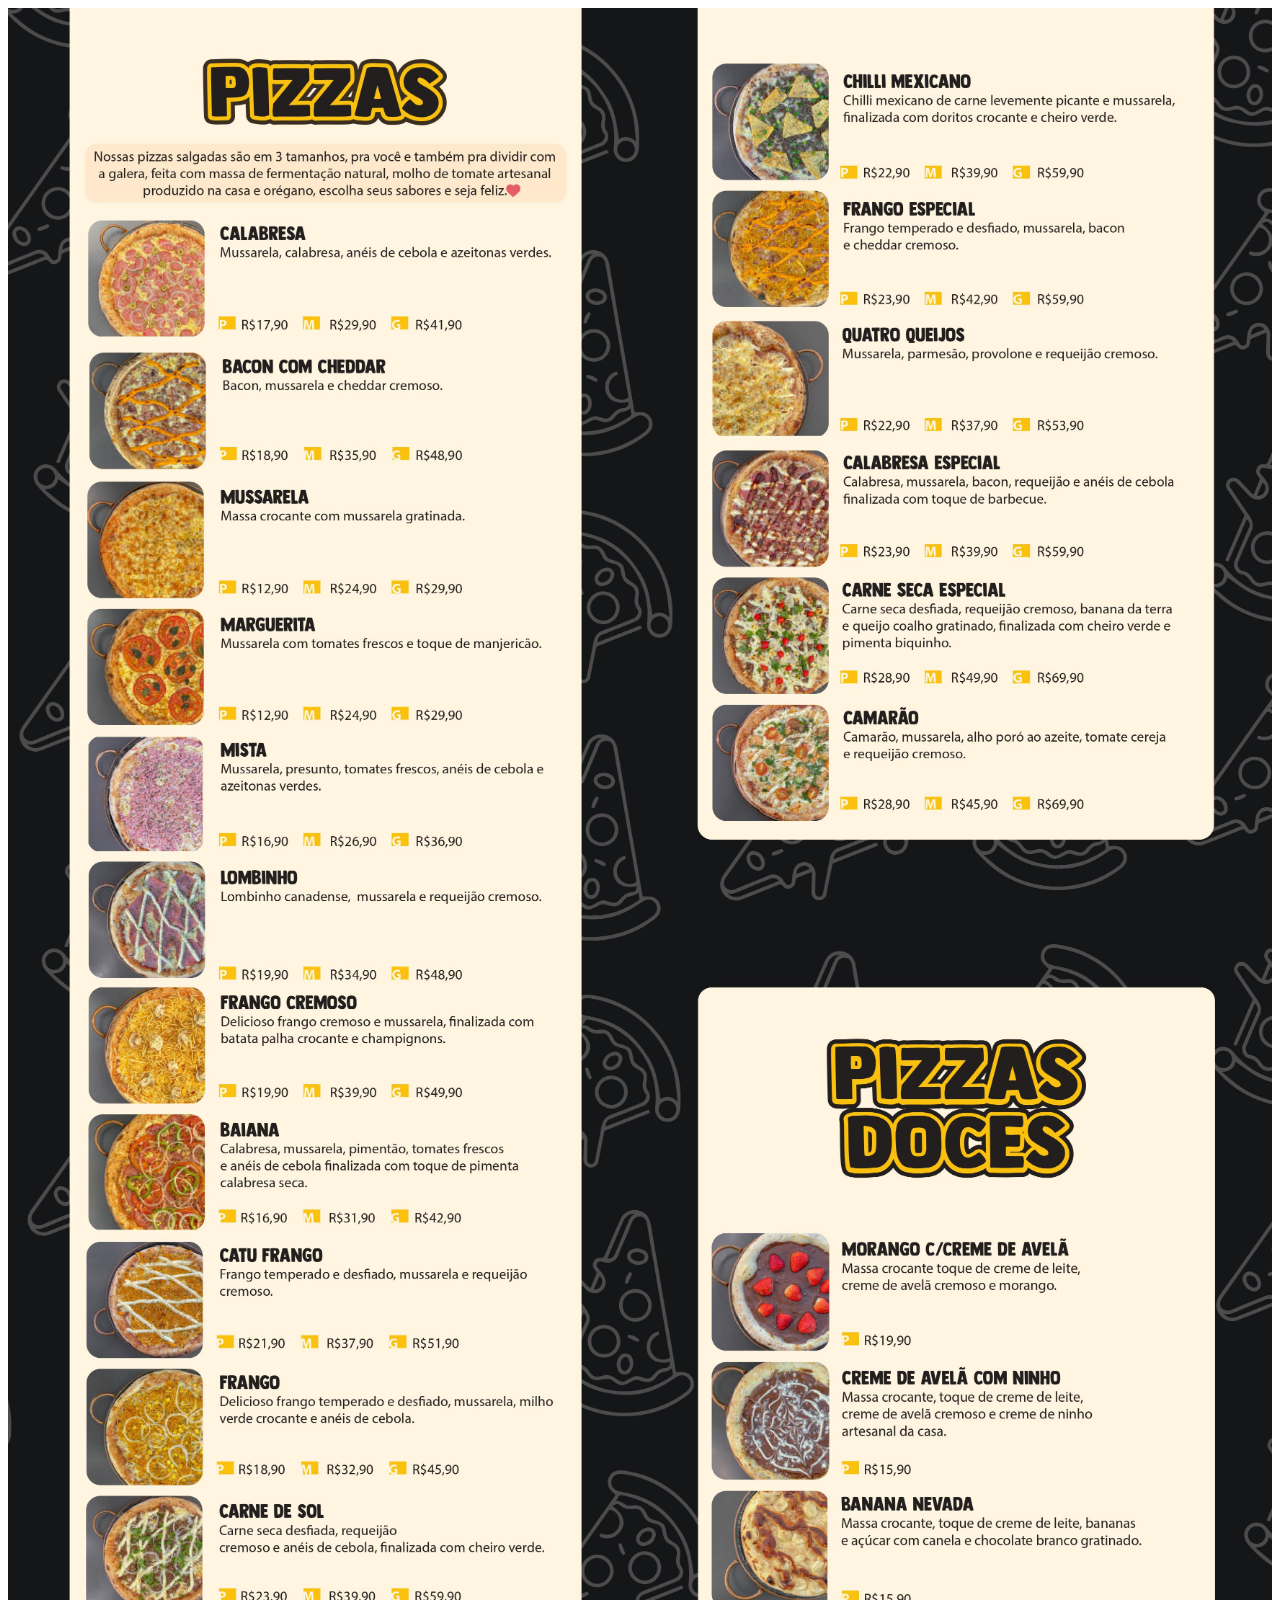
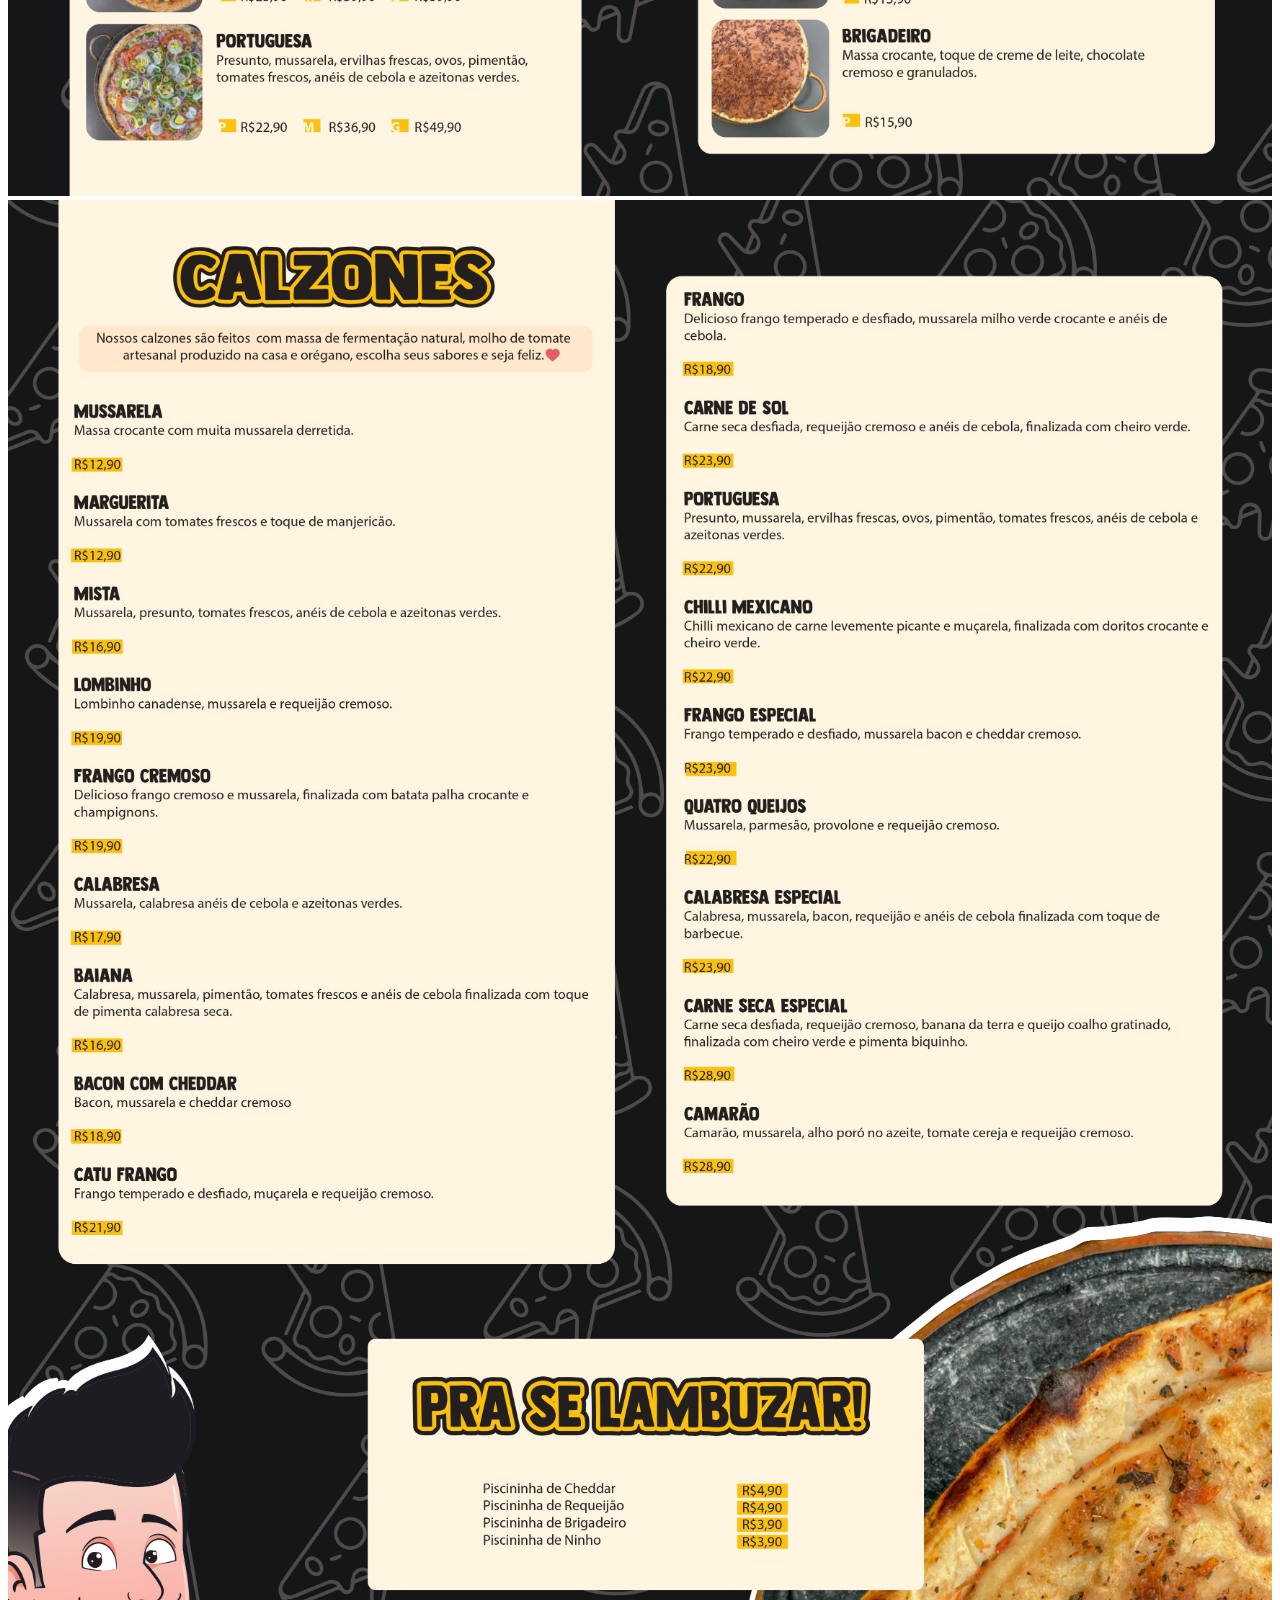
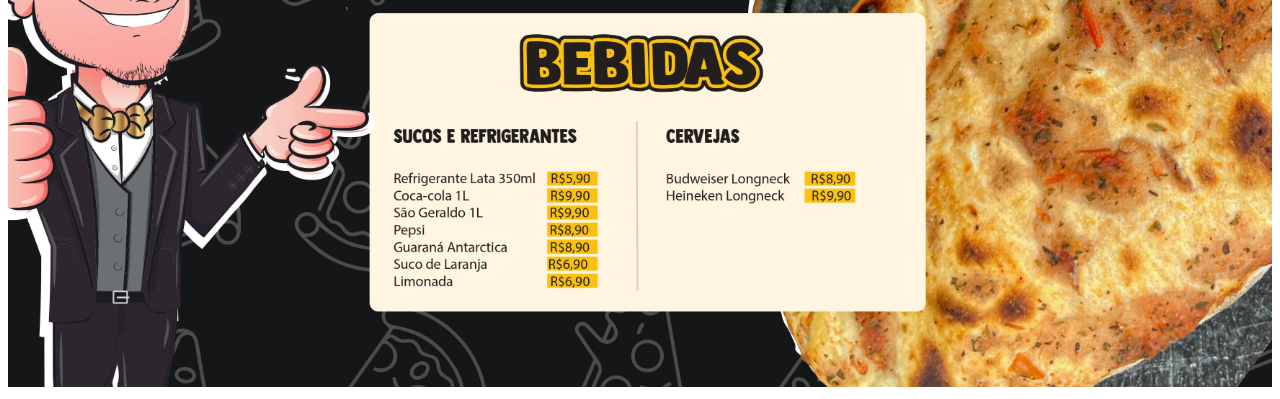
<file: cardapio.html>
<!DOCTYPE html>
<html lang="pt-br">
  <head>
    <meta charset="UTF-8" />
    <meta name="viewport" content="width=device-width, initial-scale=1.0" />
    <link rel="stylesheet" href="stylecardapio.css" />
    <title>CARDÁPIO MAGNATAFOOD</title>
  </head>
  <body>
    <img src="./assets/0001.jpg" alt="" />
    <img src="./assets/0002.jpg" alt="" />
  </body>
</html>
</file>
<file: stylecardapio.css>
img {
  height: 100%;
  width: 100%;
}
</file>
